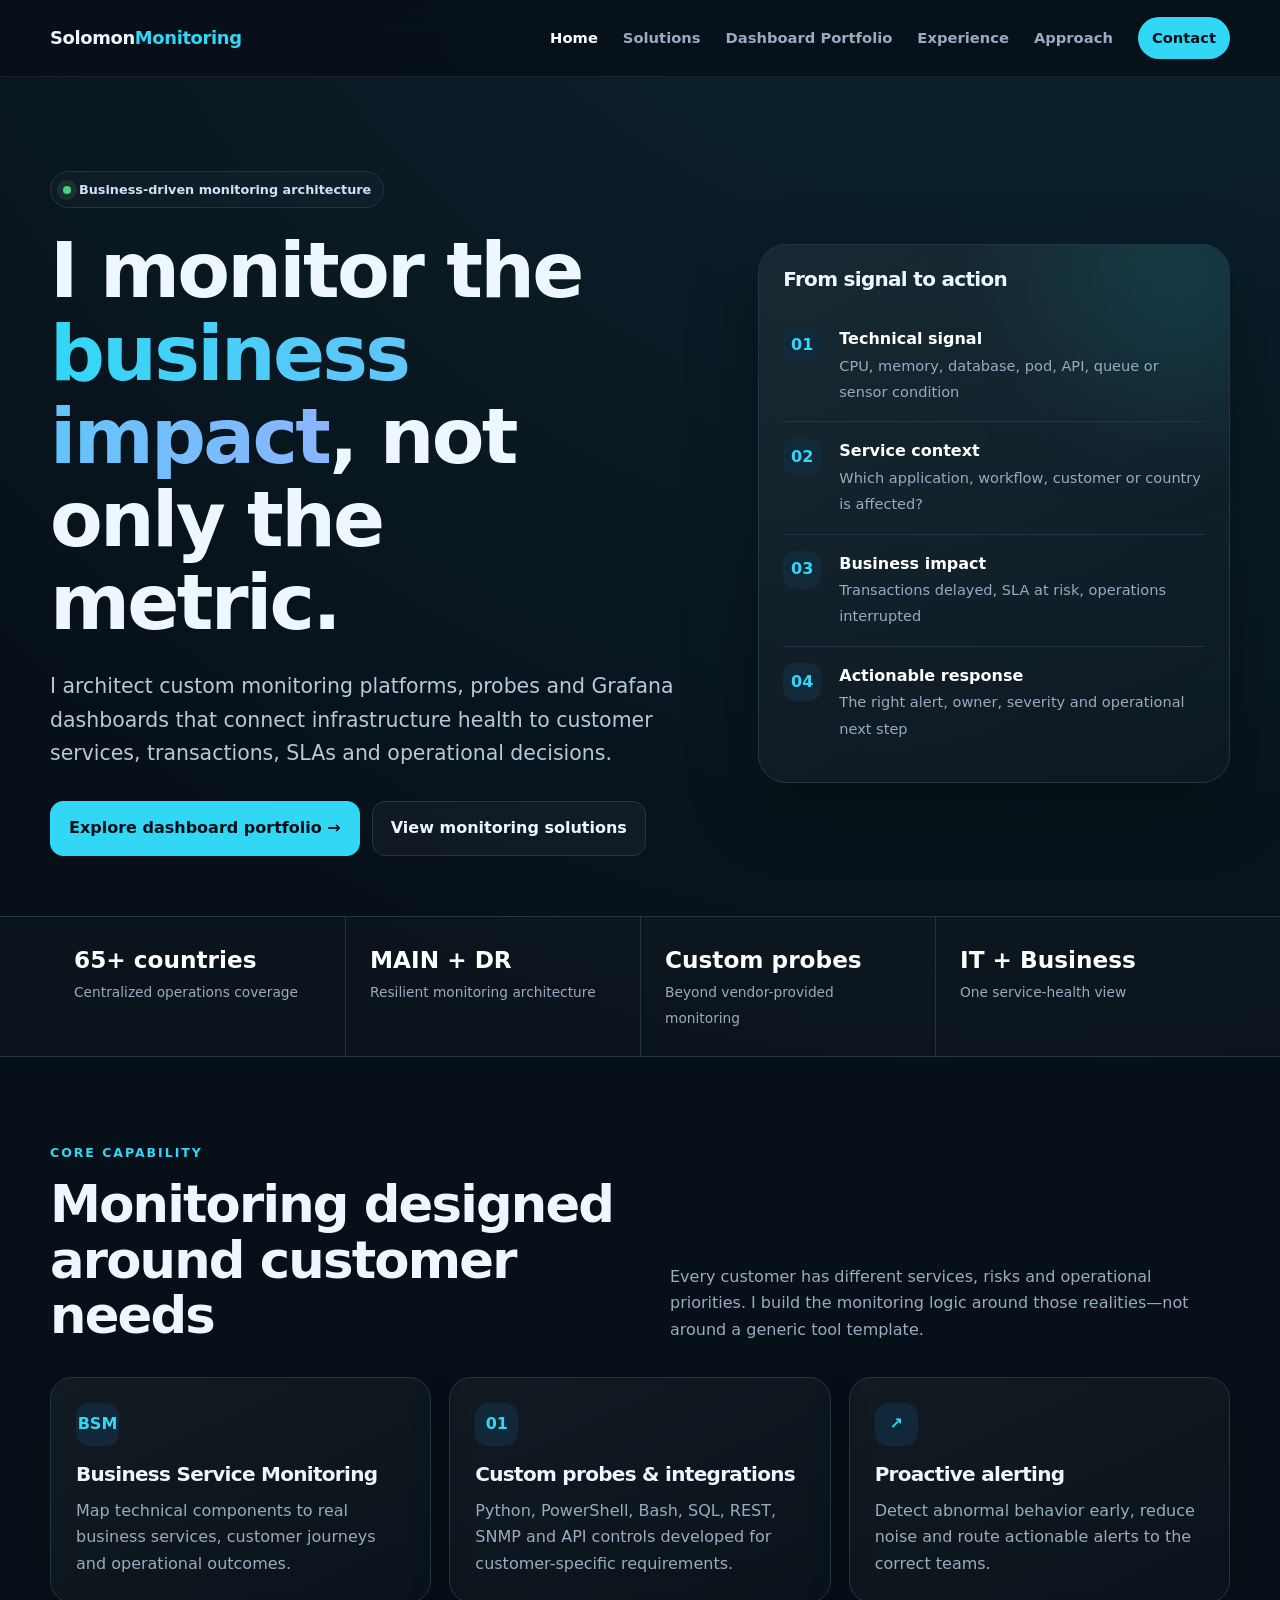
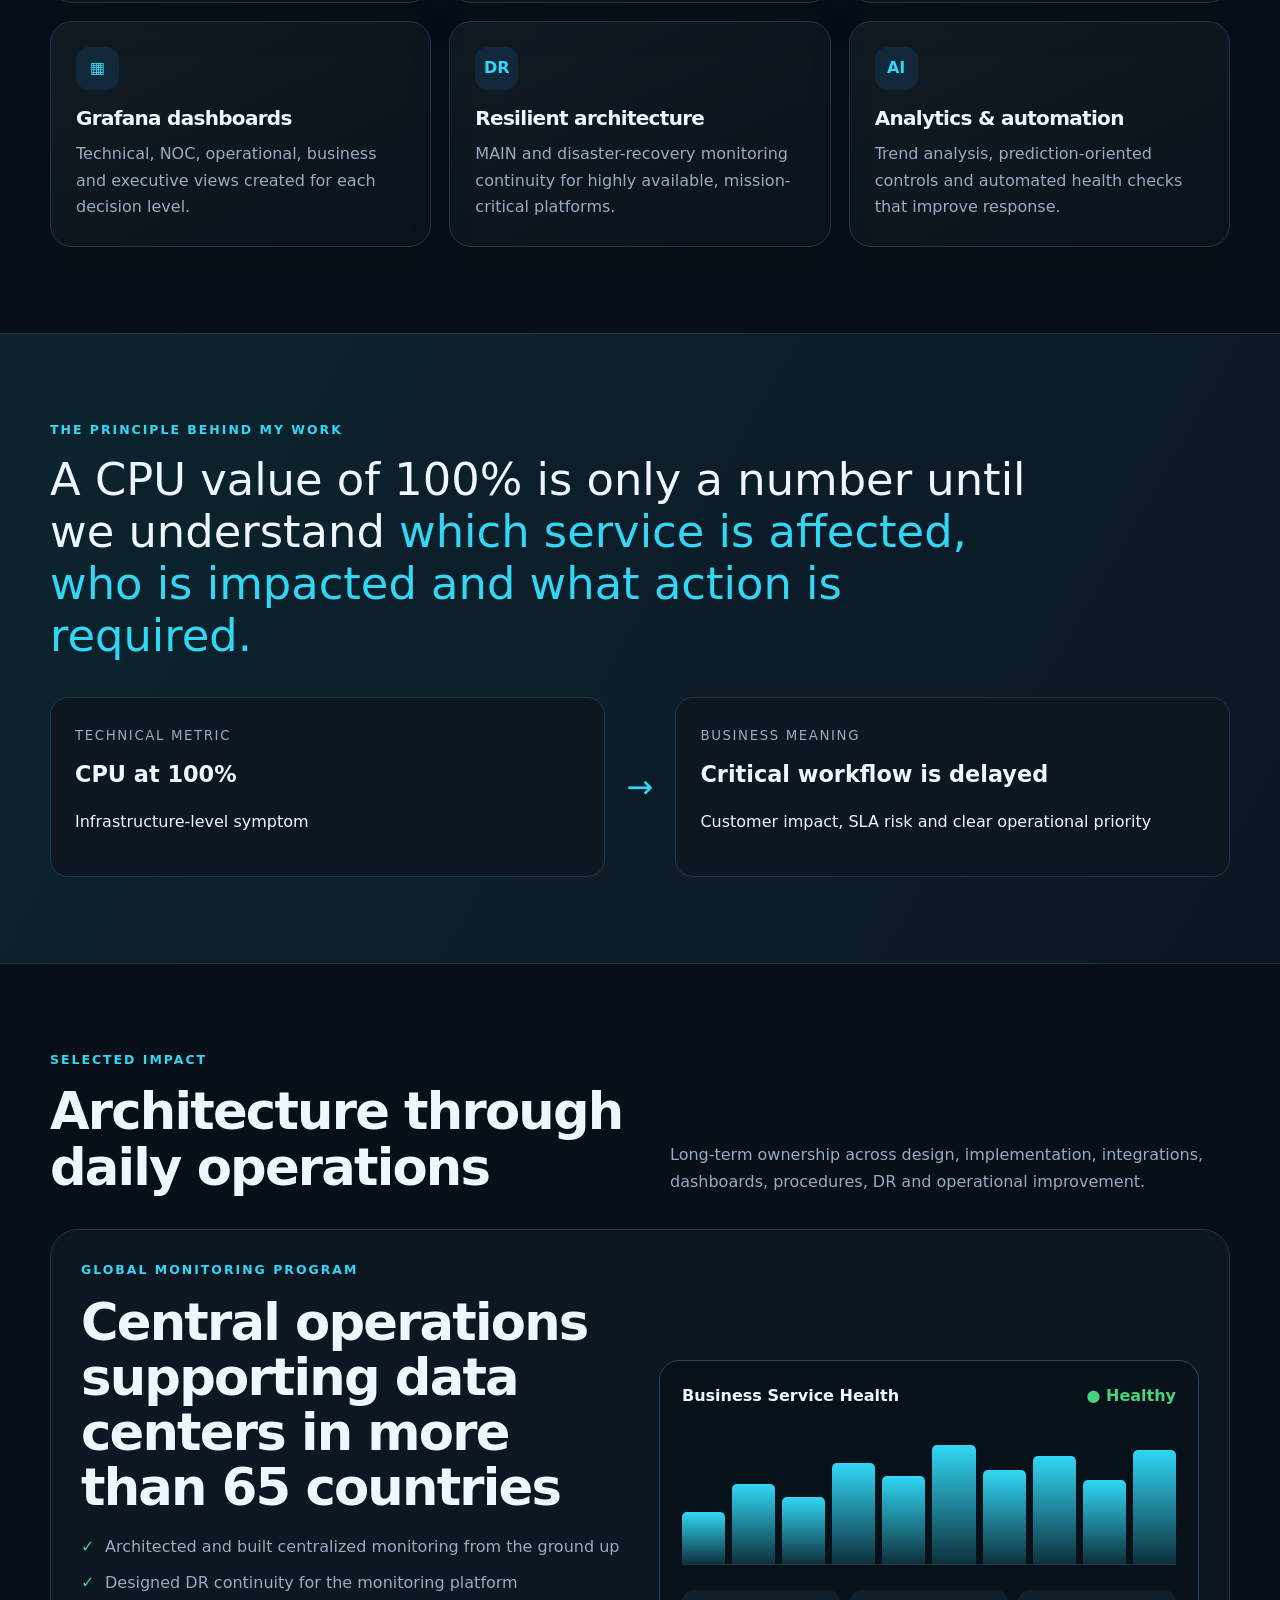
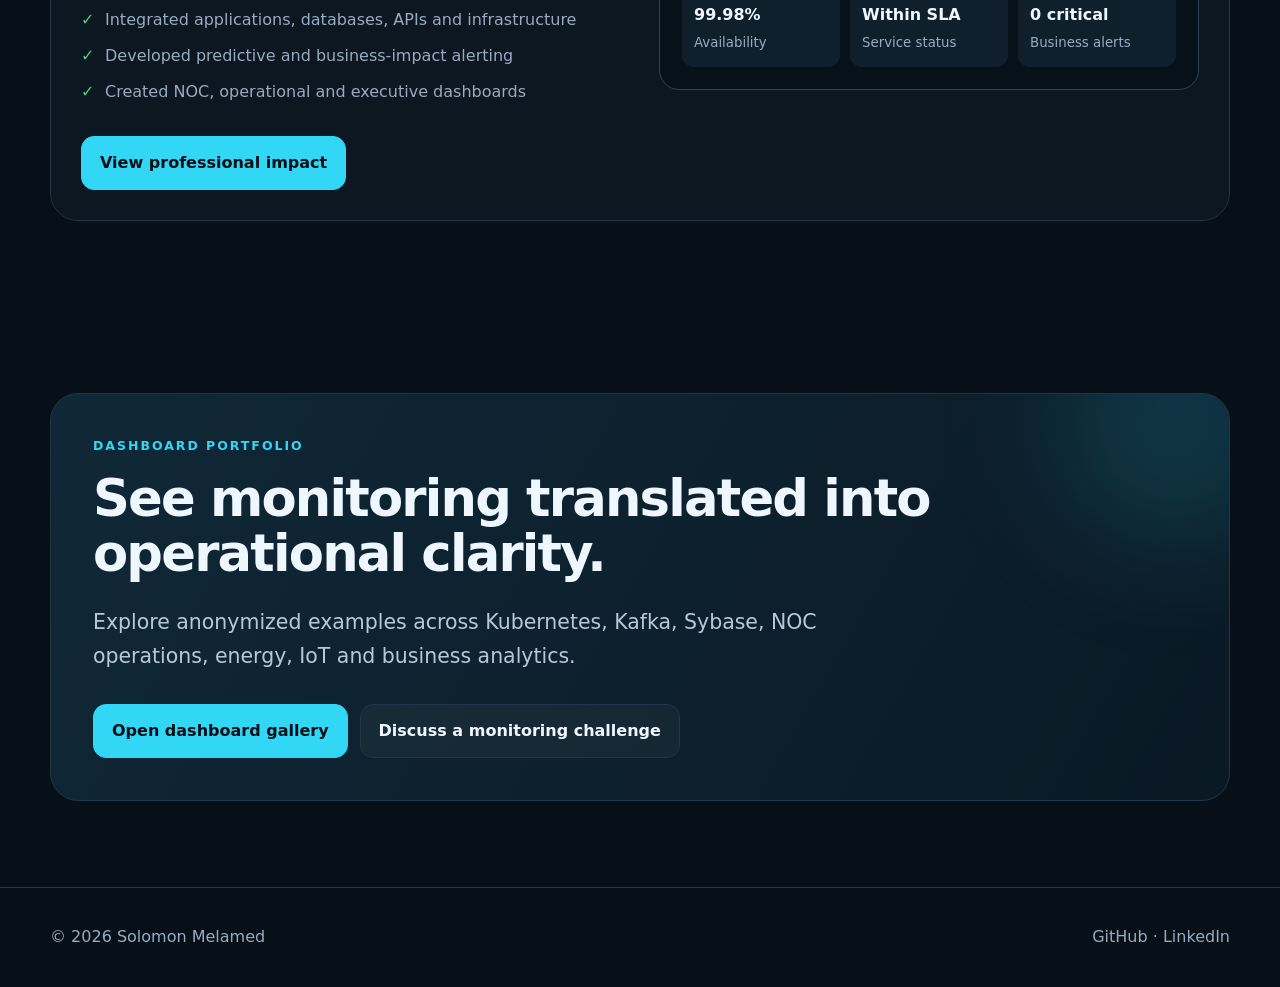
<file: index.html>
<!doctype html><html lang="en"><head><meta charset="utf-8"><meta name="viewport" content="width=device-width,initial-scale=1"><title>Business-Driven Monitoring & Grafana Dashboards | Solomon Melamed</title><meta name="description" content="Custom monitoring, observability, Grafana dashboards, BSM and business-impact alerting for mission-critical environments."><link rel="canonical" href="https://solomon-melamed-monitoring.github.io/"><link rel="stylesheet" href="styles.css"><script type="application/ld+json">{"@context":"https://schema.org","@type":"Person","name":"Solomon Melamed","url":"https://solomon-melamed-monitoring.github.io","jobTitle":"Monitoring and Observability Leader","sameAs":["https://www.linkedin.com/in/solomon-melamed-monitoring/","https://github.com/solomon-melamed-monitoring"],"knowsAbout":["Business Service Monitoring","Grafana","Observability","Kubernetes","Kafka","Database Monitoring"]}</script></head><body><a class="skip" href="#main">Skip to content</a><header class="site-header"><nav class="nav wrap"><a class="brand" href="index.html">Solomon<span>Monitoring</span></a><button class="menu" aria-label="Open menu" aria-expanded="false">☰</button><div class="nav-links"><a aria-current="page" href="index.html">Home</a><a href="services.html">Solutions</a><a href="projects.html">Dashboard Portfolio</a><a href="experience.html">Experience</a><a href="insights.html">Approach</a><a class="nav-cta" href="contact.html">Contact</a></div></nav></header><main id="main"><section class="hero"><div class="wrap hero-grid"><div><div class="kicker"><span class="pulse"></span> Business-driven monitoring architecture</div><h1>I monitor the <span class="gradient">business impact</span>, not only the metric.</h1><p class="lead">I architect custom monitoring platforms, probes and Grafana dashboards that connect infrastructure health to customer services, transactions, SLAs and operational decisions.</p><div class="actions"><a class="btn primary" href="projects.html">Explore dashboard portfolio →</a><a class="btn secondary" href="services.html">View monitoring solutions</a></div></div><aside class="impact-map"><h3>From signal to action</h3><div class="flow-step"><b>01</b><div><strong>Technical signal</strong><span>CPU, memory, database, pod, API, queue or sensor condition</span></div></div><div class="flow-step"><b>02</b><div><strong>Service context</strong><span>Which application, workflow, customer or country is affected?</span></div></div><div class="flow-step"><b>03</b><div><strong>Business impact</strong><span>Transactions delayed, SLA at risk, operations interrupted</span></div></div><div class="flow-step"><b>04</b><div><strong>Actionable response</strong><span>The right alert, owner, severity and operational next step</span></div></div></aside></div></section><div class="trust"><div class="wrap trust-grid"><div class="trust-item"><strong>65+ countries</strong><span>Centralized operations coverage</span></div><div class="trust-item"><strong>MAIN + DR</strong><span>Resilient monitoring architecture</span></div><div class="trust-item"><strong>Custom probes</strong><span>Beyond vendor-provided monitoring</span></div><div class="trust-item"><strong>IT + Business</strong><span>One service-health view</span></div></div></div><section><div class="wrap"><div class="section-head"><div><div class="eyebrow">Core capability</div><h2>Monitoring designed around customer needs</h2></div><p>Every customer has different services, risks and operational priorities. I build the monitoring logic around those realities—not around a generic tool template.</p></div><div class="grid-3"><article class="card"><div class="icon">BSM</div><h3>Business Service Monitoring</h3><p>Map technical components to real business services, customer journeys and operational outcomes.</p></article><article class="card"><div class="icon">01</div><h3>Custom probes & integrations</h3><p>Python, PowerShell, Bash, SQL, REST, SNMP and API controls developed for customer-specific requirements.</p></article><article class="card"><div class="icon">↗</div><h3>Proactive alerting</h3><p>Detect abnormal behavior early, reduce noise and route actionable alerts to the correct teams.</p></article><article class="card"><div class="icon">▦</div><h3>Grafana dashboards</h3><p>Technical, NOC, operational, business and executive views created for each decision level.</p></article><article class="card"><div class="icon">DR</div><h3>Resilient architecture</h3><p>MAIN and disaster-recovery monitoring continuity for highly available, mission-critical platforms.</p></article><article class="card"><div class="icon">AI</div><h3>Analytics & automation</h3><p>Trend analysis, prediction-oriented controls and automated health checks that improve response.</p></article></div></div></section><section class="business-band"><div class="wrap"><div class="eyebrow">The principle behind my work</div><p class="business-quote">A CPU value of 100% is only a number until we understand <em>which service is affected, who is impacted and what action is required.</em></p><div class="comparison"><div class="compare-box"><small>Technical metric</small><strong>CPU at 100%</strong><p>Infrastructure-level symptom</p></div><div class="arrow">→</div><div class="compare-box"><small>Business meaning</small><strong>Critical workflow is delayed</strong><p>Customer impact, SLA risk and clear operational priority</p></div></div></div></section><section><div class="wrap"><div class="section-head"><div><div class="eyebrow">Selected impact</div><h2>Architecture through daily operations</h2></div><p>Long-term ownership across design, implementation, integrations, dashboards, procedures, DR and operational improvement.</p></div><div class="project-feature"><div><div class="eyebrow">Global monitoring program</div><h2>Central operations supporting data centers in more than 65 countries</h2><ul><li>Architected and built centralized monitoring from the ground up</li><li>Designed DR continuity for the monitoring platform</li><li>Integrated applications, databases, APIs and infrastructure</li><li>Developed predictive and business-impact alerting</li><li>Created NOC, operational and executive dashboards</li></ul><div class="actions"><a class="btn primary" href="experience.html">View professional impact</a></div></div><div class="mini-dashboard" aria-label="Illustrative business service health dashboard"><div class="mini-top"><strong>Business Service Health</strong><span class="status">● Healthy</span></div><div class="spark"><i style="height:40%"></i><i style="height:62%"></i><i style="height:52%"></i><i style="height:78%"></i><i style="height:68%"></i><i style="height:92%"></i><i style="height:73%"></i><i style="height:84%"></i><i style="height:65%"></i><i style="height:88%"></i></div><div class="mini-metrics"><div><strong>99.98%</strong><small>Availability</small></div><div><strong>Within SLA</strong><small>Service status</small></div><div><strong>0 critical</strong><small>Business alerts</small></div></div></div></div></section><section><div class="wrap cta"><div class="eyebrow">Dashboard portfolio</div><h2>See monitoring translated into operational clarity.</h2><p class="lead">Explore anonymized examples across Kubernetes, Kafka, Sybase, NOC operations, energy, IoT and business analytics.</p><div class="actions"><a class="btn primary" href="projects.html">Open dashboard gallery</a><a class="btn secondary" href="contact.html">Discuss a monitoring challenge</a></div></div></section></main><footer class="site-footer"><div class="wrap footer-row"><span>© <span data-year></span> Solomon Melamed</span><span><a href="https://github.com/solomon-melamed-monitoring">GitHub</a> · <a href="https://www.linkedin.com/in/solomon-melamed-monitoring/">LinkedIn</a></span></div></footer><script src="site.js"></script></body></html>
</file>
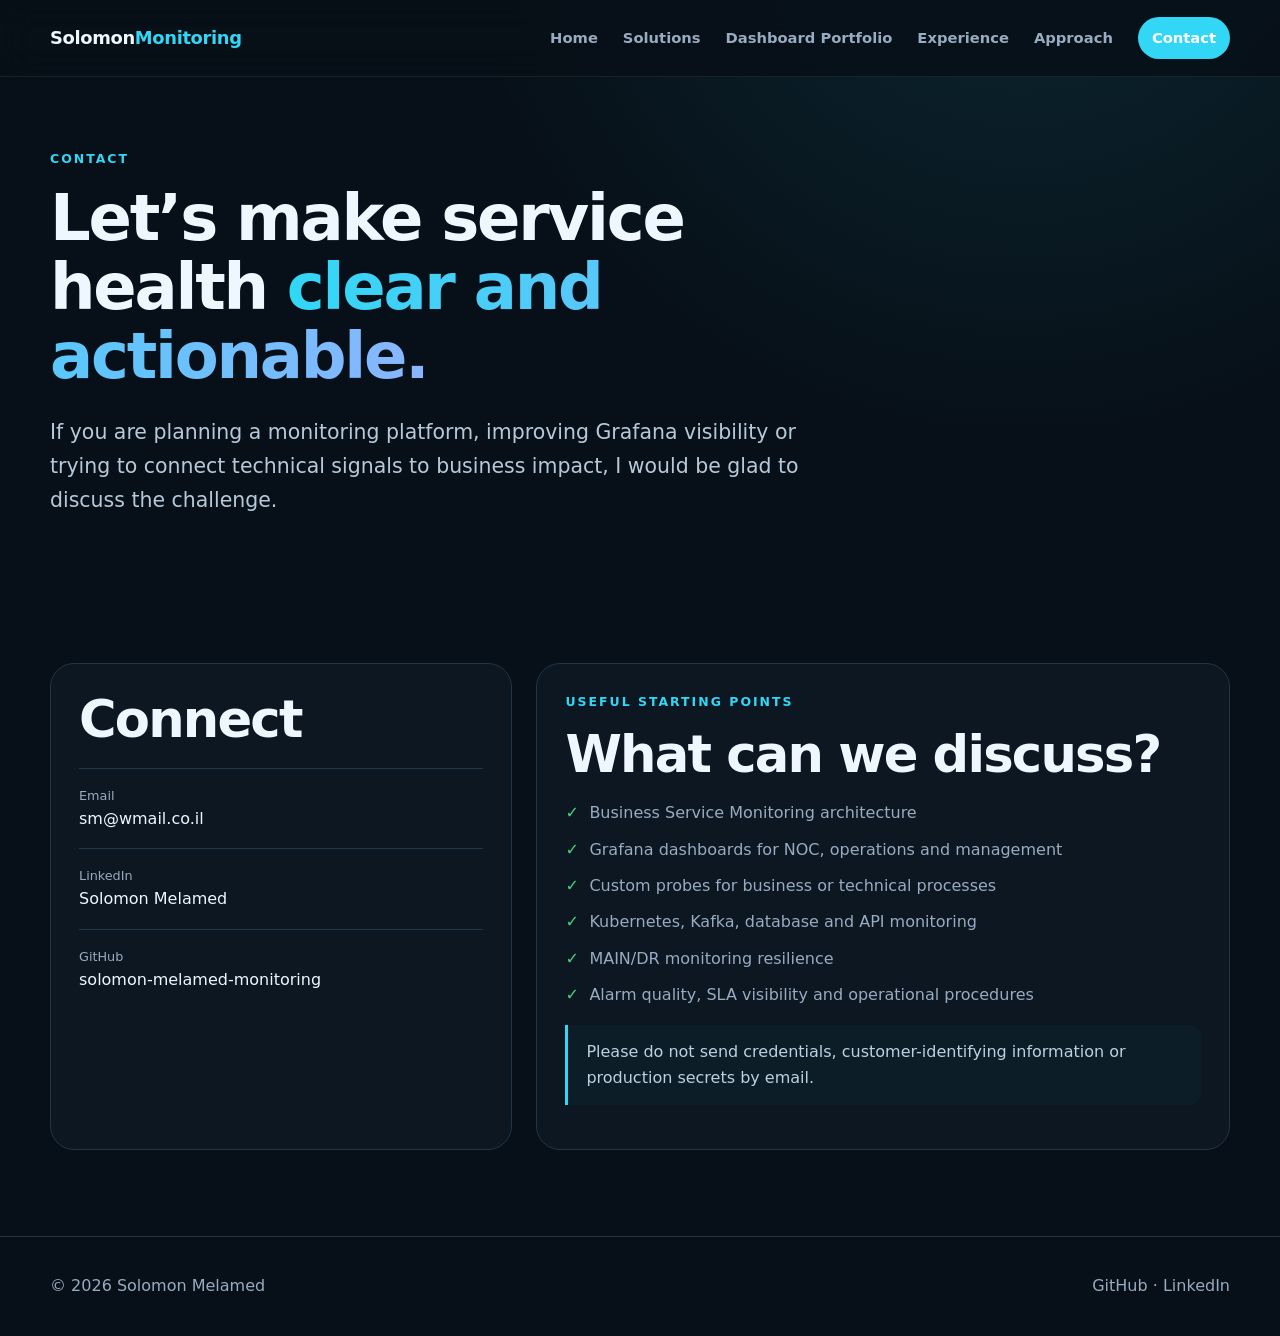
<file: contact.html>
<!doctype html><html lang="en"><head><meta charset="utf-8"><meta name="viewport" content="width=device-width,initial-scale=1"><title>Contact Solomon Melamed | Monitoring & Grafana</title><meta name="description" content="Contact Solomon Melamed about monitoring architecture, Grafana dashboards, observability, BSM and custom probes."><link rel="canonical" href="https://solomon-melamed-monitoring.github.io/contact.html"><link rel="stylesheet" href="styles.css"></head><body><a class="skip" href="#main">Skip to content</a><header class="site-header"><nav class="nav wrap"><a class="brand" href="index.html">Solomon<span>Monitoring</span></a><button class="menu" aria-label="Open menu" aria-expanded="false">☰</button><div class="nav-links"><a href="index.html">Home</a><a href="services.html">Solutions</a><a href="projects.html">Dashboard Portfolio</a><a href="experience.html">Experience</a><a href="insights.html">Approach</a><a class="nav-cta" aria-current="page" href="contact.html">Contact</a></div></nav></header><main id="main"><section class="page-hero"><div class="wrap"><div class="eyebrow">Contact</div><h1>Let’s make service health <span class="gradient">clear and actionable.</span></h1><p class="lead">If you are planning a monitoring platform, improving Grafana visibility or trying to connect technical signals to business impact, I would be glad to discuss the challenge.</p></div></section><section><div class="wrap contact-grid"><div class="contact-panel"><h2>Connect</h2><a class="contact-link" href="mailto:sm@wmail.co.il"><span>Email</span>sm@wmail.co.il</a><a class="contact-link" href="https://www.linkedin.com/in/solomon-melamed-monitoring/"><span>LinkedIn</span>Solomon Melamed</a><a class="contact-link" href="https://github.com/solomon-melamed-monitoring"><span>GitHub</span>solomon-melamed-monitoring</a></div><div class="contact-panel"><div class="eyebrow">Useful starting points</div><h2>What can we discuss?</h2><ul class="check-list"><li>Business Service Monitoring architecture</li><li>Grafana dashboards for NOC, operations and management</li><li>Custom probes for business or technical processes</li><li>Kubernetes, Kafka, database and API monitoring</li><li>MAIN/DR monitoring resilience</li><li>Alarm quality, SLA visibility and operational procedures</li></ul><p class="notice">Please do not send credentials, customer-identifying information or production secrets by email.</p></div></div></section></main><footer class="site-footer"><div class="wrap footer-row"><span>© <span data-year></span> Solomon Melamed</span><span><a href="https://github.com/solomon-melamed-monitoring">GitHub</a> · <a href="https://www.linkedin.com/in/solomon-melamed-monitoring/">LinkedIn</a></span></div></footer><script src="site.js"></script></body></html>
</file>
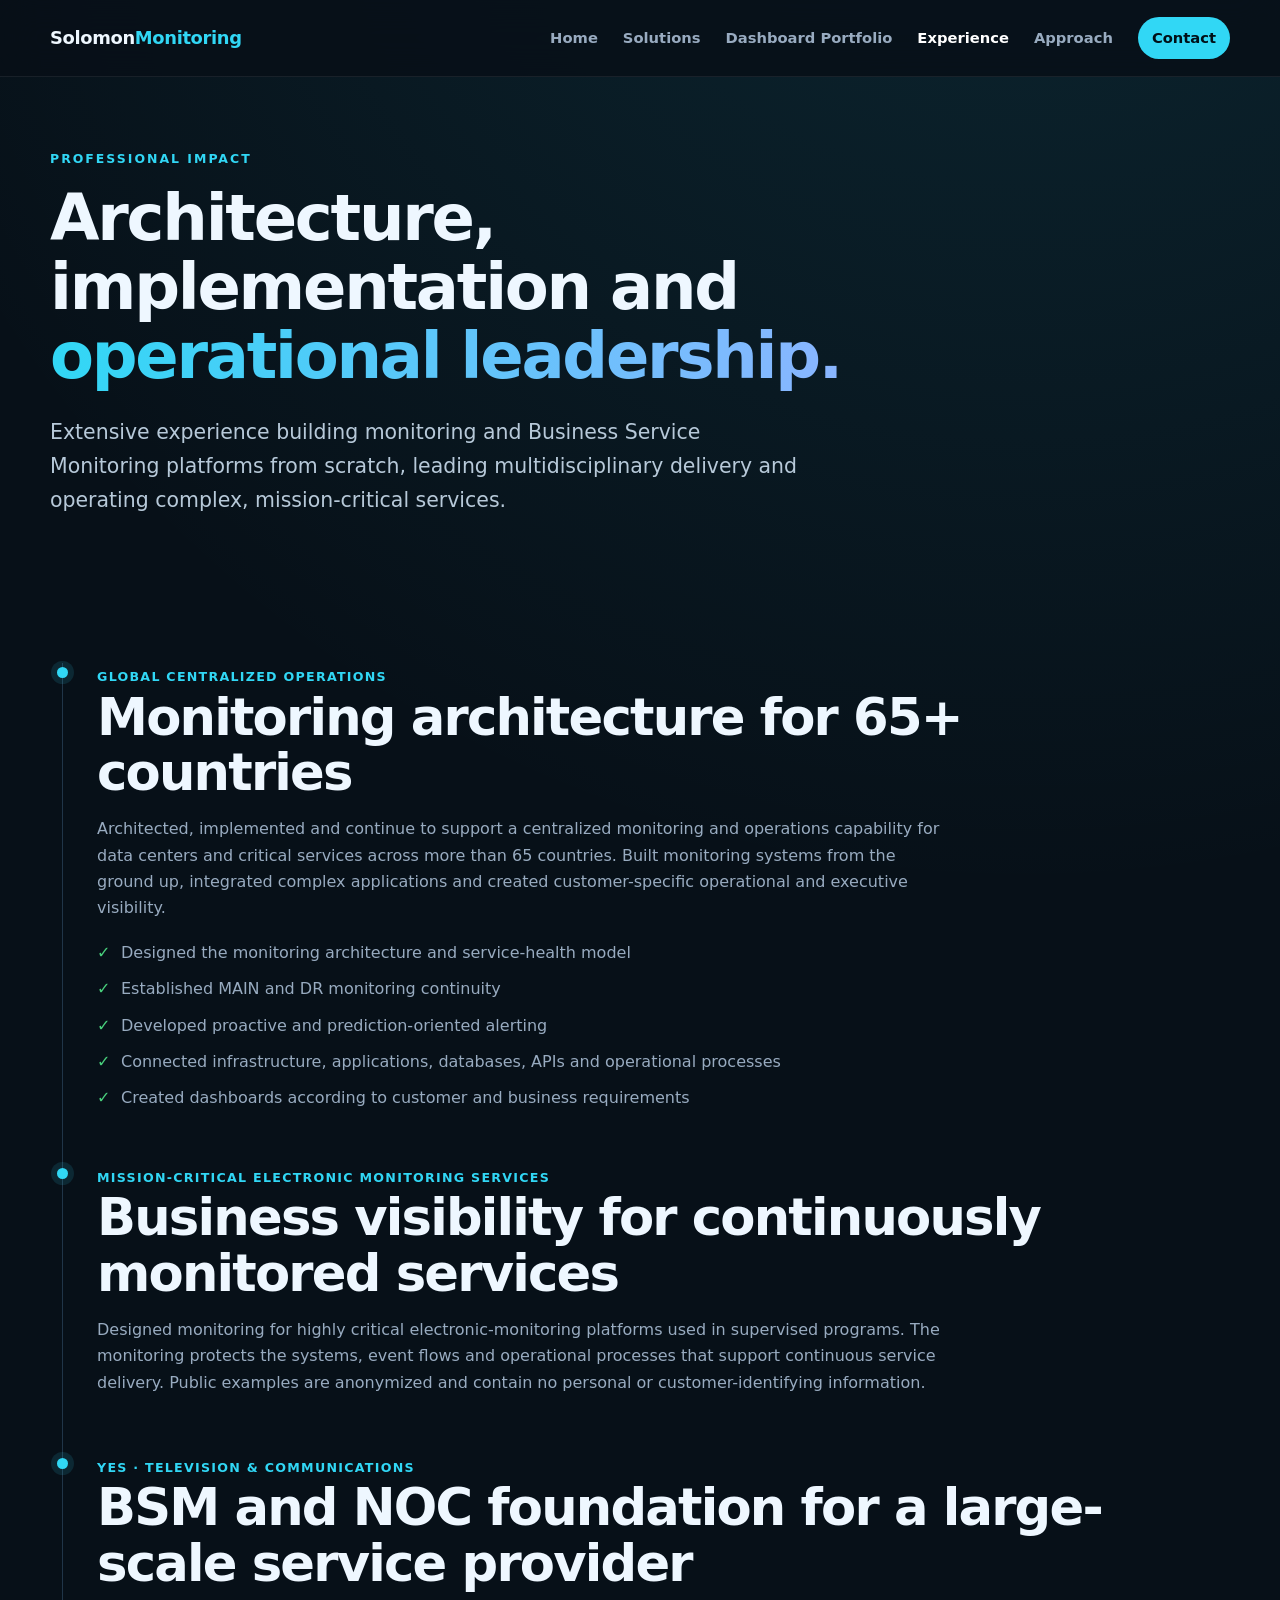
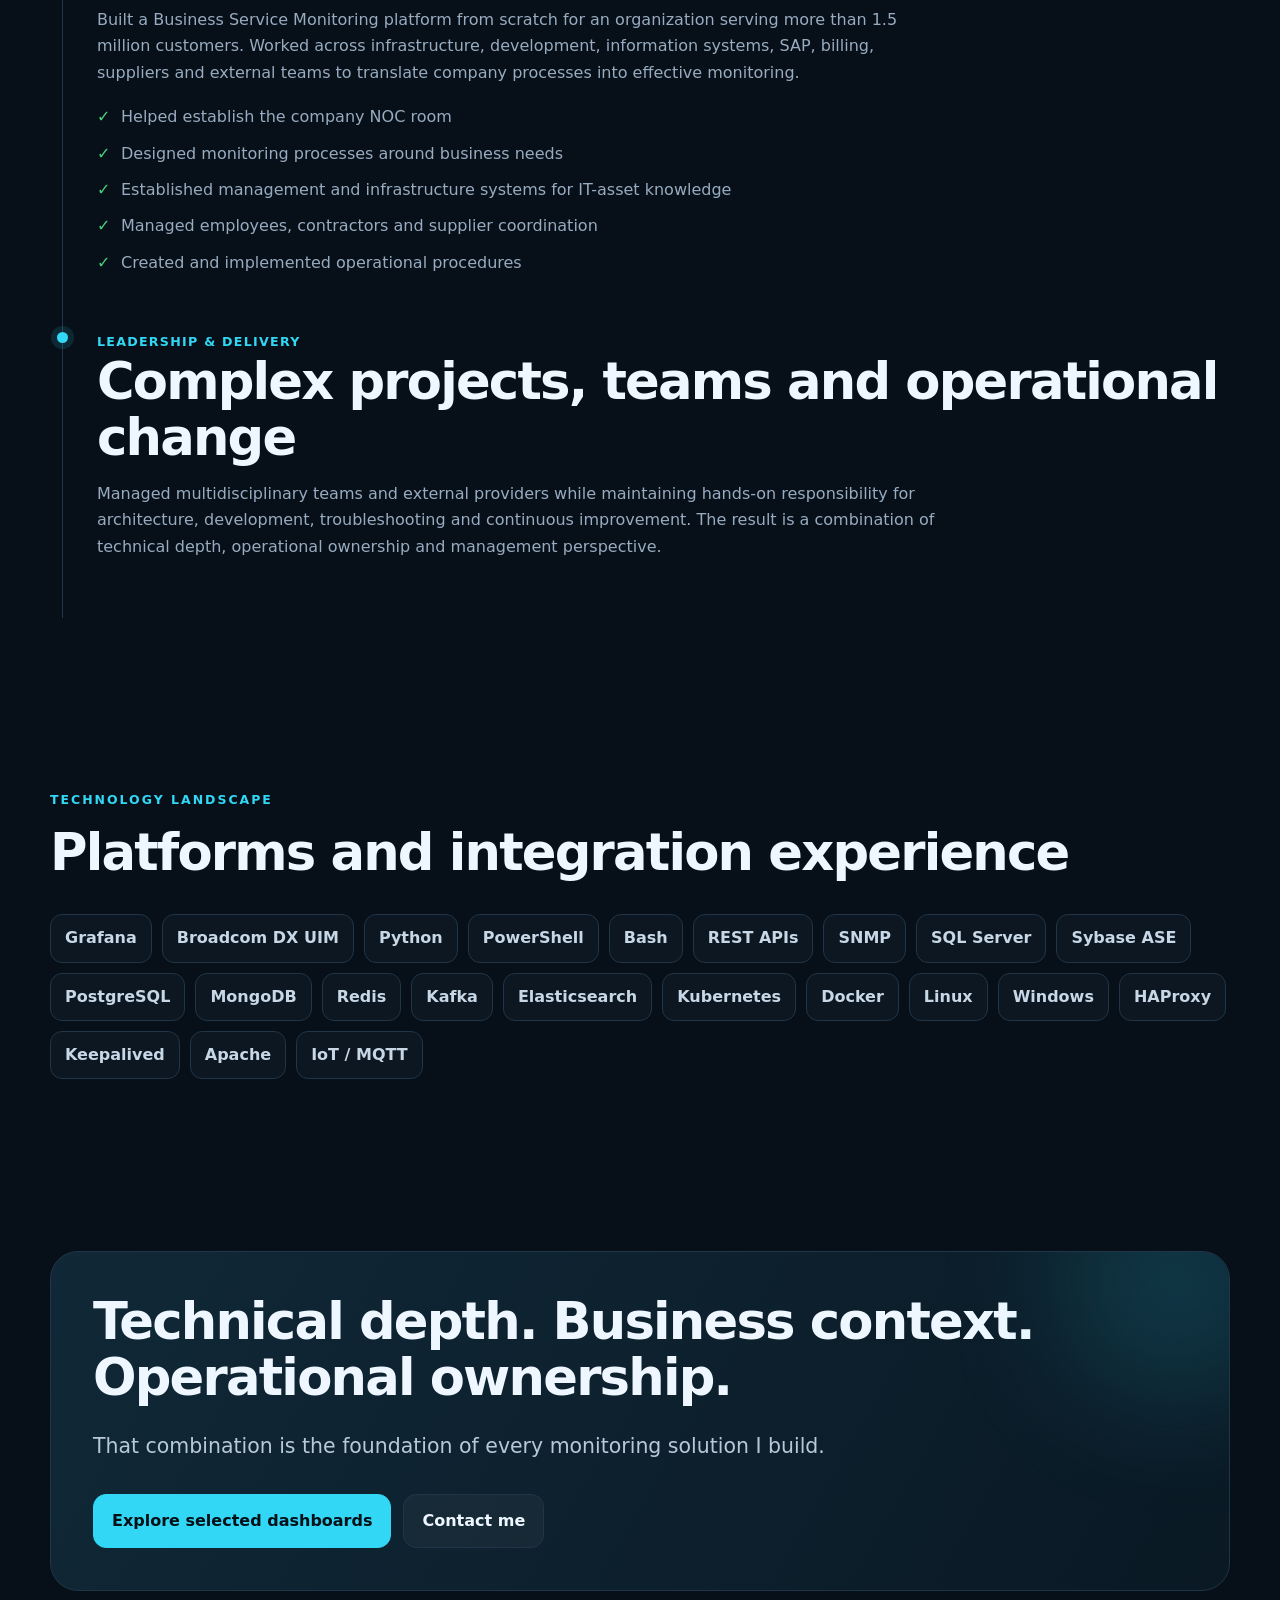
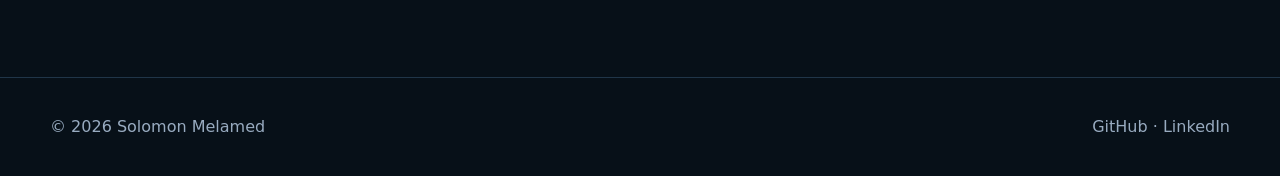
<file: experience.html>
<!doctype html><html lang="en"><head><meta charset="utf-8"><meta name="viewport" content="width=device-width,initial-scale=1"><title>Professional Experience | Solomon Melamed</title><meta name="description" content="Monitoring architecture, BSM, NOC, DR, Grafana and operational leadership experience across global mission-critical environments."><link rel="canonical" href="https://solomon-melamed-monitoring.github.io/experience.html"><link rel="stylesheet" href="styles.css"></head><body><a class="skip" href="#main">Skip to content</a><header class="site-header"><nav class="nav wrap"><a class="brand" href="index.html">Solomon<span>Monitoring</span></a><button class="menu" aria-label="Open menu" aria-expanded="false">☰</button><div class="nav-links"><a href="index.html">Home</a><a href="services.html">Solutions</a><a href="projects.html">Dashboard Portfolio</a><a aria-current="page" href="experience.html">Experience</a><a href="insights.html">Approach</a><a class="nav-cta" href="contact.html">Contact</a></div></nav></header><main id="main"><section class="page-hero"><div class="wrap"><div class="eyebrow">Professional impact</div><h1>Architecture, implementation and <span class="gradient">operational leadership.</span></h1><p class="lead">Extensive experience building monitoring and Business Service Monitoring platforms from scratch, leading multidisciplinary delivery and operating complex, mission-critical services.</p></div></section><section><div class="wrap"><div class="timeline"><article><time>Global centralized operations</time><h2>Monitoring architecture for 65+ countries</h2><p>Architected, implemented and continue to support a centralized monitoring and operations capability for data centers and critical services across more than 65 countries. Built monitoring systems from the ground up, integrated complex applications and created customer-specific operational and executive visibility.</p><ul class="check-list"><li>Designed the monitoring architecture and service-health model</li><li>Established MAIN and DR monitoring continuity</li><li>Developed proactive and prediction-oriented alerting</li><li>Connected infrastructure, applications, databases, APIs and operational processes</li><li>Created dashboards according to customer and business requirements</li></ul></article><article><time>Mission-critical electronic monitoring services</time><h2>Business visibility for continuously monitored services</h2><p>Designed monitoring for highly critical electronic-monitoring platforms used in supervised programs. The monitoring protects the systems, event flows and operational processes that support continuous service delivery. Public examples are anonymized and contain no personal or customer-identifying information.</p></article><article><time>Yes · Television & communications</time><h2>BSM and NOC foundation for a large-scale service provider</h2><p>Built a Business Service Monitoring platform from scratch for an organization serving more than 1.5 million customers. Worked across infrastructure, development, information systems, SAP, billing, suppliers and external teams to translate company processes into effective monitoring.</p><ul class="check-list"><li>Helped establish the company NOC room</li><li>Designed monitoring processes around business needs</li><li>Established management and infrastructure systems for IT-asset knowledge</li><li>Managed employees, contractors and supplier coordination</li><li>Created and implemented operational procedures</li></ul></article><article><time>Leadership & delivery</time><h2>Complex projects, teams and operational change</h2><p>Managed multidisciplinary teams and external providers while maintaining hands-on responsibility for architecture, development, troubleshooting and continuous improvement. The result is a combination of technical depth, operational ownership and management perspective.</p></article></div></div></section><section><div class="wrap"><div class="section-head"><div><div class="eyebrow">Technology landscape</div><h2>Platforms and integration experience</h2></div></div><div class="tech-cloud"><span>Grafana</span><span>Broadcom DX UIM</span><span>Python</span><span>PowerShell</span><span>Bash</span><span>REST APIs</span><span>SNMP</span><span>SQL Server</span><span>Sybase ASE</span><span>PostgreSQL</span><span>MongoDB</span><span>Redis</span><span>Kafka</span><span>Elasticsearch</span><span>Kubernetes</span><span>Docker</span><span>Linux</span><span>Windows</span><span>HAProxy</span><span>Keepalived</span><span>Apache</span><span>IoT / MQTT</span></div></div></section><section><div class="wrap cta"><h2>Technical depth. Business context. Operational ownership.</h2><p class="lead">That combination is the foundation of every monitoring solution I build.</p><div class="actions"><a class="btn primary" href="projects.html">Explore selected dashboards</a><a class="btn secondary" href="contact.html">Contact me</a></div></div></section></main><footer class="site-footer"><div class="wrap footer-row"><span>© <span data-year></span> Solomon Melamed</span><span><a href="https://github.com/solomon-melamed-monitoring">GitHub</a> · <a href="https://www.linkedin.com/in/solomon-melamed-monitoring/">LinkedIn</a></span></div></footer><script src="site.js"></script></body></html>
</file>
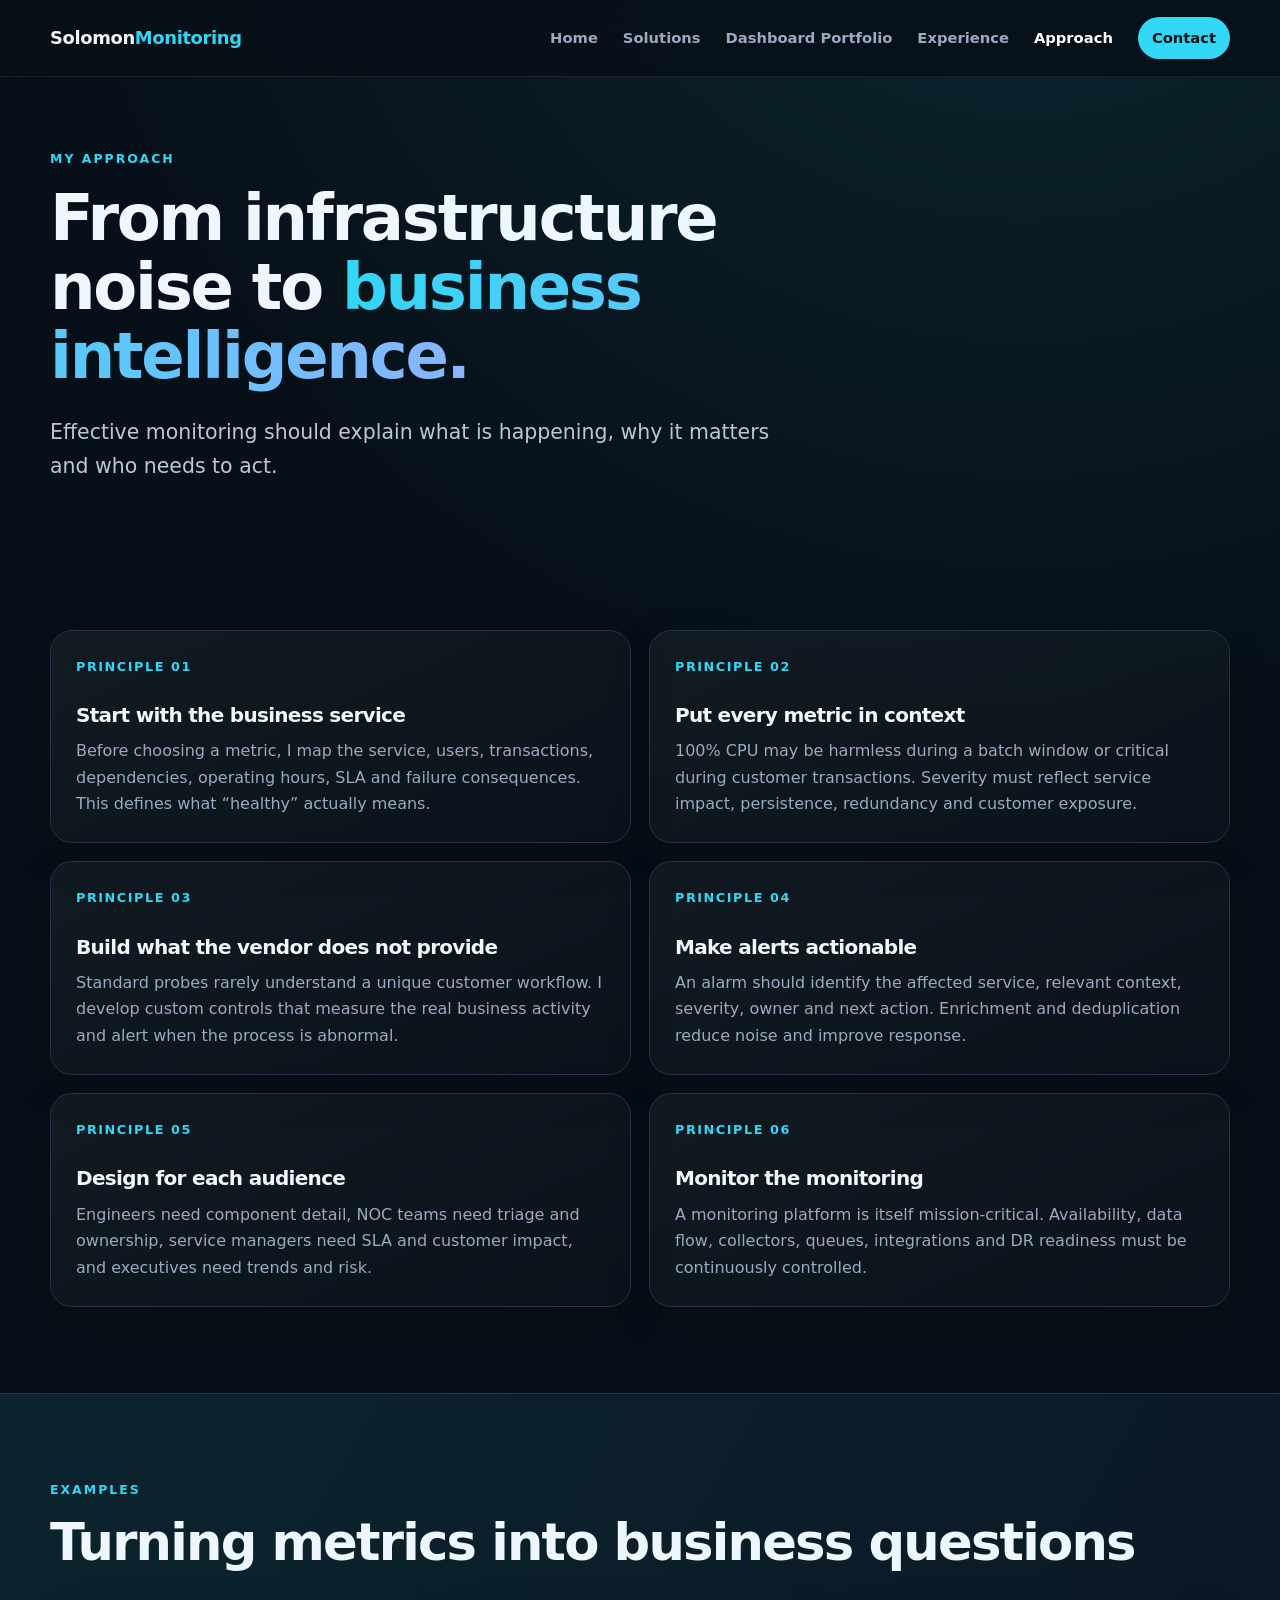
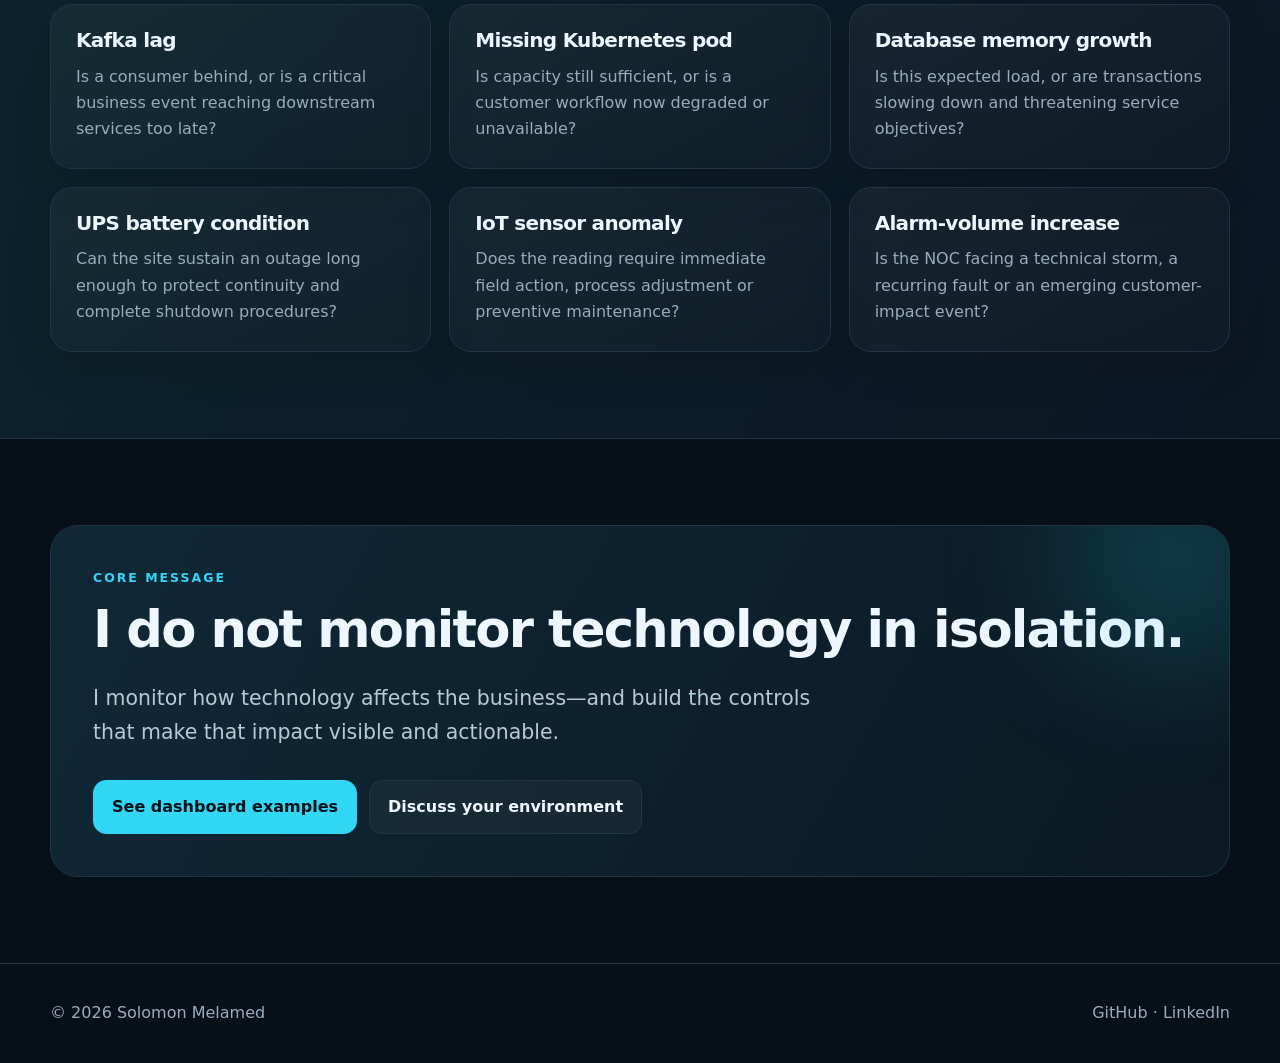
<file: insights.html>
<!doctype html><html lang="en"><head><meta charset="utf-8"><meta name="viewport" content="width=device-width,initial-scale=1"><title>Business-Driven Monitoring Approach | Solomon Melamed</title><meta name="description" content="How technical signals become business-impact monitoring, actionable alerts and role-based dashboards."><link rel="canonical" href="https://solomon-melamed-monitoring.github.io/insights.html"><link rel="stylesheet" href="styles.css"></head><body><a class="skip" href="#main">Skip to content</a><header class="site-header"><nav class="nav wrap"><a class="brand" href="index.html">Solomon<span>Monitoring</span></a><button class="menu" aria-label="Open menu" aria-expanded="false">☰</button><div class="nav-links"><a href="index.html">Home</a><a href="services.html">Solutions</a><a href="projects.html">Dashboard Portfolio</a><a href="experience.html">Experience</a><a aria-current="page" href="insights.html">Approach</a><a class="nav-cta" href="contact.html">Contact</a></div></nav></header><main id="main"><section class="page-hero"><div class="wrap"><div class="eyebrow">My approach</div><h1>From infrastructure noise to <span class="gradient">business intelligence.</span></h1><p class="lead">Effective monitoring should explain what is happening, why it matters and who needs to act.</p></div></section><section><div class="wrap"><div class="grid-2"><article class="card insight-card"><div class="number">PRINCIPLE 01</div><h3>Start with the business service</h3><p>Before choosing a metric, I map the service, users, transactions, dependencies, operating hours, SLA and failure consequences. This defines what “healthy” actually means.</p></article><article class="card insight-card"><div class="number">PRINCIPLE 02</div><h3>Put every metric in context</h3><p>100% CPU may be harmless during a batch window or critical during customer transactions. Severity must reflect service impact, persistence, redundancy and customer exposure.</p></article><article class="card insight-card"><div class="number">PRINCIPLE 03</div><h3>Build what the vendor does not provide</h3><p>Standard probes rarely understand a unique customer workflow. I develop custom controls that measure the real business activity and alert when the process is abnormal.</p></article><article class="card insight-card"><div class="number">PRINCIPLE 04</div><h3>Make alerts actionable</h3><p>An alarm should identify the affected service, relevant context, severity, owner and next action. Enrichment and deduplication reduce noise and improve response.</p></article><article class="card insight-card"><div class="number">PRINCIPLE 05</div><h3>Design for each audience</h3><p>Engineers need component detail, NOC teams need triage and ownership, service managers need SLA and customer impact, and executives need trends and risk.</p></article><article class="card insight-card"><div class="number">PRINCIPLE 06</div><h3>Monitor the monitoring</h3><p>A monitoring platform is itself mission-critical. Availability, data flow, collectors, queues, integrations and DR readiness must be continuously controlled.</p></article></div></div></section><section class="business-band"><div class="wrap"><div class="section-head"><div><div class="eyebrow">Examples</div><h2>Turning metrics into business questions</h2></div></div><div class="grid-3"><article class="card"><h3>Kafka lag</h3><p>Is a consumer behind, or is a critical business event reaching downstream services too late?</p></article><article class="card"><h3>Missing Kubernetes pod</h3><p>Is capacity still sufficient, or is a customer workflow now degraded or unavailable?</p></article><article class="card"><h3>Database memory growth</h3><p>Is this expected load, or are transactions slowing down and threatening service objectives?</p></article><article class="card"><h3>UPS battery condition</h3><p>Can the site sustain an outage long enough to protect continuity and complete shutdown procedures?</p></article><article class="card"><h3>IoT sensor anomaly</h3><p>Does the reading require immediate field action, process adjustment or preventive maintenance?</p></article><article class="card"><h3>Alarm-volume increase</h3><p>Is the NOC facing a technical storm, a recurring fault or an emerging customer-impact event?</p></article></div></div></section><section><div class="wrap cta"><div class="eyebrow">Core message</div><h2>I do not monitor technology in isolation.</h2><p class="lead">I monitor how technology affects the business—and build the controls that make that impact visible and actionable.</p><div class="actions"><a class="btn primary" href="projects.html">See dashboard examples</a><a class="btn secondary" href="contact.html">Discuss your environment</a></div></div></section></main><footer class="site-footer"><div class="wrap footer-row"><span>© <span data-year></span> Solomon Melamed</span><span><a href="https://github.com/solomon-melamed-monitoring">GitHub</a> · <a href="https://www.linkedin.com/in/solomon-melamed-monitoring/">LinkedIn</a></span></div></footer><script src="site.js"></script></body></html>
</file>
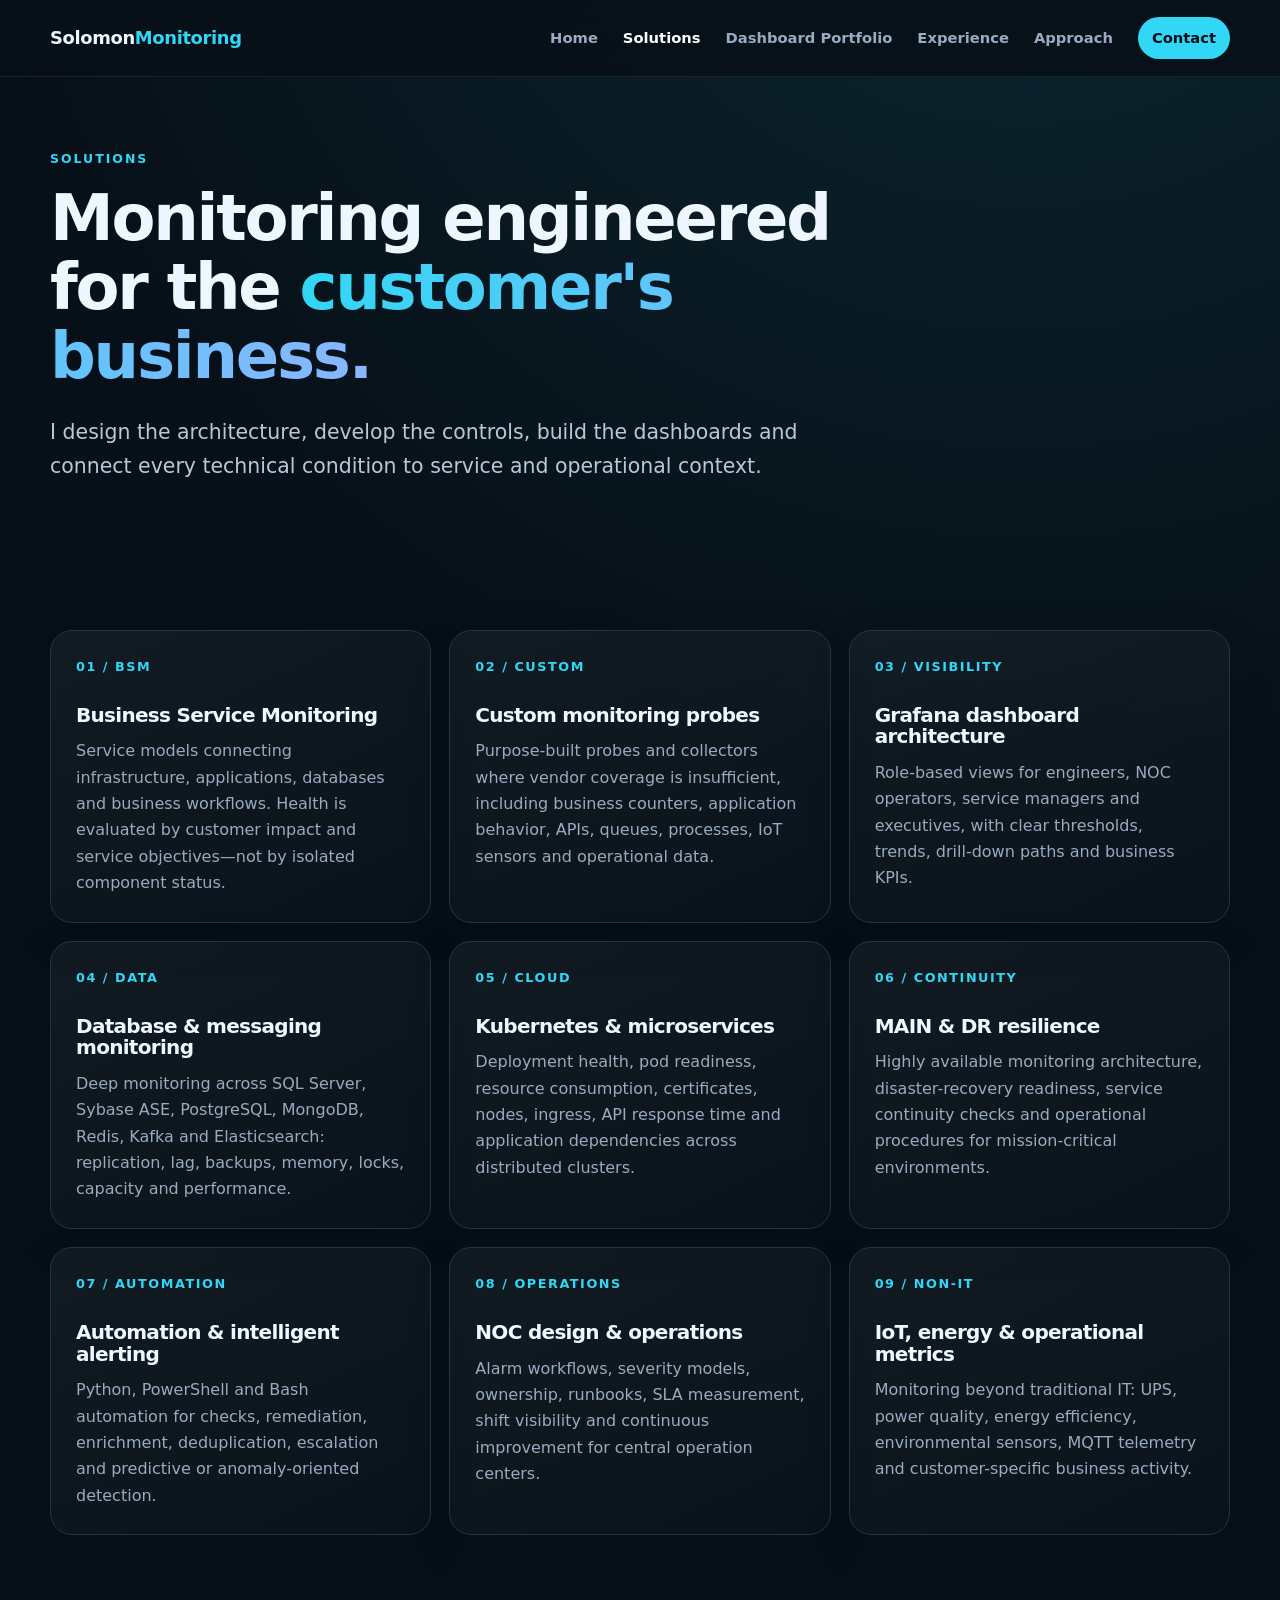
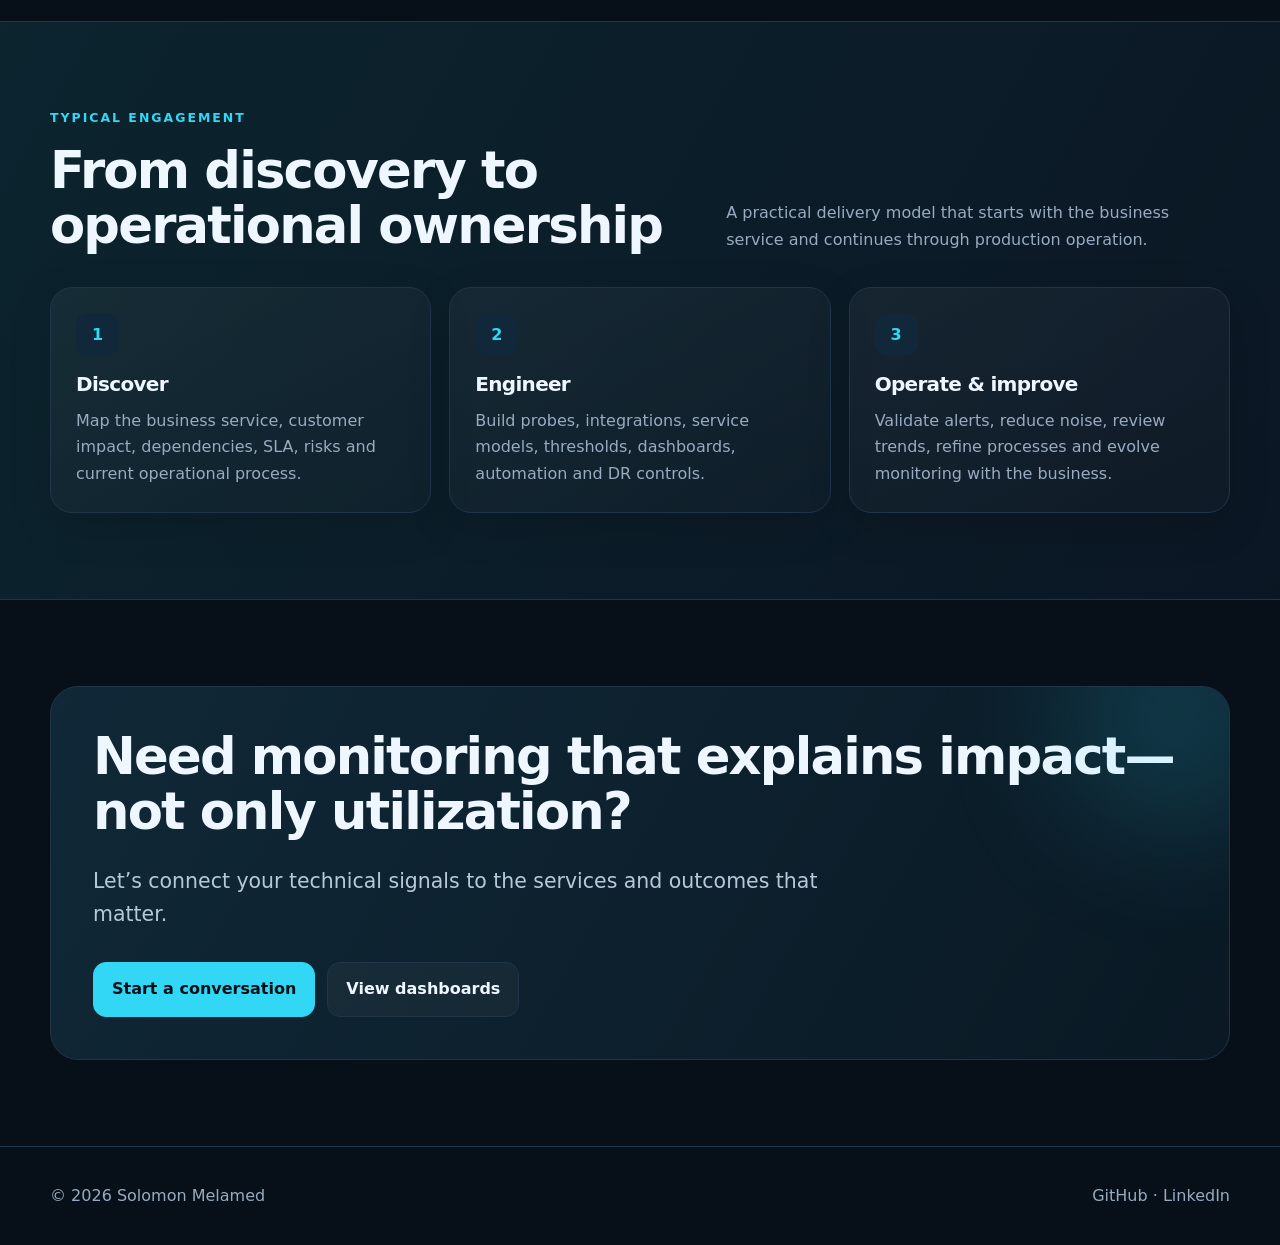
<file: services.html>
<!doctype html><html lang="en"><head><meta charset="utf-8"><meta name="viewport" content="width=device-width,initial-scale=1"><title>Monitoring & Observability Solutions | Solomon Melamed</title><meta name="description" content="Business service monitoring, custom probes, Grafana dashboards, database, Kubernetes, Kafka and DR monitoring architecture."><link rel="canonical" href="https://solomon-melamed-monitoring.github.io/services.html"><link rel="stylesheet" href="styles.css"></head><body><a class="skip" href="#main">Skip to content</a><header class="site-header"><nav class="nav wrap"><a class="brand" href="index.html">Solomon<span>Monitoring</span></a><button class="menu" aria-label="Open menu" aria-expanded="false">☰</button><div class="nav-links"><a href="index.html">Home</a><a aria-current="page" href="services.html">Solutions</a><a href="projects.html">Dashboard Portfolio</a><a href="experience.html">Experience</a><a href="insights.html">Approach</a><a class="nav-cta" href="contact.html">Contact</a></div></nav></header><main id="main"><section class="page-hero"><div class="wrap"><div class="eyebrow">Solutions</div><h1>Monitoring engineered for the <span class="gradient">customer's business.</span></h1><p class="lead">I design the architecture, develop the controls, build the dashboards and connect every technical condition to service and operational context.</p></div></section><section><div class="wrap"><div class="grid-3"><article class="card"><div class="number">01 / BSM</div><h3>Business Service Monitoring</h3><p>Service models connecting infrastructure, applications, databases and business workflows. Health is evaluated by customer impact and service objectives—not by isolated component status.</p></article><article class="card"><div class="number">02 / CUSTOM</div><h3>Custom monitoring probes</h3><p>Purpose-built probes and collectors where vendor coverage is insufficient, including business counters, application behavior, APIs, queues, processes, IoT sensors and operational data.</p></article><article class="card"><div class="number">03 / VISIBILITY</div><h3>Grafana dashboard architecture</h3><p>Role-based views for engineers, NOC operators, service managers and executives, with clear thresholds, trends, drill-down paths and business KPIs.</p></article><article class="card"><div class="number">04 / DATA</div><h3>Database & messaging monitoring</h3><p>Deep monitoring across SQL Server, Sybase ASE, PostgreSQL, MongoDB, Redis, Kafka and Elasticsearch: replication, lag, backups, memory, locks, capacity and performance.</p></article><article class="card"><div class="number">05 / CLOUD</div><h3>Kubernetes & microservices</h3><p>Deployment health, pod readiness, resource consumption, certificates, nodes, ingress, API response time and application dependencies across distributed clusters.</p></article><article class="card"><div class="number">06 / CONTINUITY</div><h3>MAIN & DR resilience</h3><p>Highly available monitoring architecture, disaster-recovery readiness, service continuity checks and operational procedures for mission-critical environments.</p></article><article class="card"><div class="number">07 / AUTOMATION</div><h3>Automation & intelligent alerting</h3><p>Python, PowerShell and Bash automation for checks, remediation, enrichment, deduplication, escalation and predictive or anomaly-oriented detection.</p></article><article class="card"><div class="number">08 / OPERATIONS</div><h3>NOC design & operations</h3><p>Alarm workflows, severity models, ownership, runbooks, SLA measurement, shift visibility and continuous improvement for central operation centers.</p></article><article class="card"><div class="number">09 / NON-IT</div><h3>IoT, energy & operational metrics</h3><p>Monitoring beyond traditional IT: UPS, power quality, energy efficiency, environmental sensors, MQTT telemetry and customer-specific business activity.</p></article></div></div></section><section class="business-band"><div class="wrap"><div class="section-head"><div><div class="eyebrow">Typical engagement</div><h2>From discovery to operational ownership</h2></div><p>A practical delivery model that starts with the business service and continues through production operation.</p></div><div class="grid-3"><article class="card"><div class="icon">1</div><h3>Discover</h3><p>Map the business service, customer impact, dependencies, SLA, risks and current operational process.</p></article><article class="card"><div class="icon">2</div><h3>Engineer</h3><p>Build probes, integrations, service models, thresholds, dashboards, automation and DR controls.</p></article><article class="card"><div class="icon">3</div><h3>Operate & improve</h3><p>Validate alerts, reduce noise, review trends, refine processes and evolve monitoring with the business.</p></article></div></div></section><section><div class="wrap cta"><h2>Need monitoring that explains impact—not only utilization?</h2><p class="lead">Let’s connect your technical signals to the services and outcomes that matter.</p><div class="actions"><a class="btn primary" href="contact.html">Start a conversation</a><a class="btn secondary" href="projects.html">View dashboards</a></div></div></section></main><footer class="site-footer"><div class="wrap footer-row"><span>© <span data-year></span> Solomon Melamed</span><span><a href="https://github.com/solomon-melamed-monitoring">GitHub</a> · <a href="https://www.linkedin.com/in/solomon-melamed-monitoring/">LinkedIn</a></span></div></footer><script src="site.js"></script></body></html>
</file>
<file: styles.css>
:root{--bg:#071018;--panel:#0c1722;--panel2:#101e2b;--ink:#eef7ff;--muted:#98abc0;--line:#203548;--cyan:#31d7f5;--blue:#5b8cff;--green:#49d17d;--amber:#ffbd59;--red:#ff657a;--radius:22px;--shadow:0 24px 70px rgba(0,0,0,.28)}*{box-sizing:border-box}html{scroll-behavior:smooth}body{margin:0;background:radial-gradient(circle at 80% -10%,rgba(49,215,245,.12),transparent 32%),var(--bg);color:var(--ink);font-family:Inter,ui-sans-serif,system-ui,-apple-system,"Segoe UI",sans-serif;font-size:16px;line-height:1.65}a{color:inherit}img{max-width:100%;display:block}.wrap{width:min(1180px,calc(100% - 40px));margin:auto}.skip{position:absolute;left:-999px;top:10px;background:#fff;color:#000;padding:10px;z-index:99}.skip:focus{left:10px}.site-header{position:sticky;top:0;z-index:50;background:rgba(7,16,24,.86);backdrop-filter:blur(18px);border-bottom:1px solid rgba(255,255,255,.07)}.nav{height:76px;display:flex;align-items:center;justify-content:space-between;gap:20px}.brand{text-decoration:none;font-weight:850;letter-spacing:-.02em;font-size:1.12rem}.brand span{color:var(--cyan)}.nav-links{display:flex;align-items:center;gap:25px}.nav-links a{text-decoration:none;color:var(--muted);font-size:.92rem;font-weight:650}.nav-links a:hover,.nav-links a[aria-current=page]{color:#fff}.nav-links .nav-cta{color:#001018;background:var(--cyan);padding:9px 14px;border-radius:999px}.menu{display:none;background:none;border:1px solid var(--line);color:#fff;border-radius:10px;padding:7px 10px;font-size:1.15rem}.hero{padding:94px 0 60px}.hero-grid{display:grid;grid-template-columns:1.15fr .85fr;gap:70px;align-items:center}.eyebrow{color:var(--cyan);font-size:.78rem;text-transform:uppercase;letter-spacing:.16em;font-weight:850;margin-bottom:14px}.kicker{display:inline-flex;align-items:center;gap:8px;border:1px solid var(--line);background:rgba(255,255,255,.025);color:#cce3f7;border-radius:999px;padding:7px 12px;font-size:.8rem;font-weight:700;margin-bottom:22px}.pulse{width:8px;height:8px;border-radius:50%;background:var(--green);box-shadow:0 0 0 6px rgba(73,209,125,.12)}h1,h2,h3{line-height:1.08;letter-spacing:-.035em;margin:0}h1{font-size:clamp(2.7rem,6vw,5.4rem);max-width:850px}.gradient{background:linear-gradient(90deg,var(--cyan),#8ab5ff);-webkit-background-clip:text;background-clip:text;color:transparent}h2{font-size:clamp(2rem,4vw,3.5rem)}h3{font-size:1.25rem}.lead{font-size:clamp(1.05rem,2vw,1.28rem);color:#b7c9d9;max-width:760px;margin:25px 0}.actions{display:flex;flex-wrap:wrap;gap:12px;margin-top:30px}.btn{display:inline-flex;align-items:center;justify-content:center;gap:8px;text-decoration:none;font-weight:800;border-radius:13px;padding:13px 18px;border:1px solid var(--line);transition:.2s ease}.btn:hover{transform:translateY(-2px)}.btn.primary{background:var(--cyan);color:#031018;border-color:var(--cyan)}.btn.secondary{background:rgba(255,255,255,.035)}.impact-map{border:1px solid var(--line);border-radius:28px;background:linear-gradient(145deg,rgba(255,255,255,.055),rgba(255,255,255,.015));box-shadow:var(--shadow);padding:24px;position:relative;overflow:hidden}.impact-map:before{content:"";position:absolute;width:260px;height:260px;border-radius:50%;background:rgba(49,215,245,.11);filter:blur(65px);right:-80px;top:-100px}.impact-map h3{margin-bottom:20px}.flow-step{position:relative;display:grid;grid-template-columns:42px 1fr;gap:14px;align-items:start;padding:16px 0;border-top:1px solid var(--line)}.flow-step:first-of-type{border-top:0}.flow-step b{display:grid;place-items:center;width:38px;height:38px;border-radius:12px;background:#12293a;color:var(--cyan)}.flow-step span{color:var(--muted);font-size:.91rem}.flow-step strong{display:block;color:#fff;font-size:1rem}.trust{border-block:1px solid var(--line);background:rgba(255,255,255,.016)}.trust-grid{display:grid;grid-template-columns:repeat(4,1fr)}.trust-item{padding:24px;border-left:1px solid var(--line)}.trust-item:first-child{border-left:0}.trust-item strong{display:block;font-size:1.45rem;color:#fff}.trust-item span{font-size:.86rem;color:var(--muted)}section{padding:86px 0}.section-head{display:flex;align-items:end;justify-content:space-between;gap:30px;margin-bottom:34px}.section-head p{max-width:560px;color:var(--muted);margin:0}.grid-3,.grid-2{display:grid;gap:18px}.grid-3{grid-template-columns:repeat(3,1fr)}.grid-2{grid-template-columns:repeat(2,1fr)}.card{border:1px solid var(--line);background:linear-gradient(155deg,rgba(255,255,255,.045),rgba(255,255,255,.012));border-radius:var(--radius);padding:25px;box-shadow:0 14px 45px rgba(0,0,0,.12)}.card p{color:var(--muted);margin:12px 0 0}.icon{width:43px;height:43px;border-radius:13px;display:grid;place-items:center;background:#11283a;color:var(--cyan);font-weight:900;margin-bottom:18px}.number{color:var(--cyan);font-size:.8rem;font-weight:900;letter-spacing:.12em;margin-bottom:28px}.business-band{background:linear-gradient(120deg,rgba(49,215,245,.10),rgba(91,140,255,.05));border-block:1px solid var(--line)}.business-quote{font-size:clamp(1.65rem,3.5vw,3rem);line-height:1.16;max-width:1000px;margin:0}.business-quote em{font-style:normal;color:var(--cyan)}.comparison{margin-top:35px;display:grid;grid-template-columns:1fr auto 1fr;gap:22px;align-items:stretch}.compare-box{padding:24px;border:1px solid var(--line);border-radius:18px;background:var(--panel)}.compare-box small{color:var(--muted);text-transform:uppercase;letter-spacing:.12em}.compare-box strong{display:block;font-size:1.4rem;margin-top:8px}.arrow{display:grid;place-items:center;color:var(--cyan);font-size:2rem}.project-feature{display:grid;grid-template-columns:1fr 1fr;gap:38px;align-items:center;padding:30px;border:1px solid var(--line);border-radius:28px;background:var(--panel)}.project-feature ul,.check-list{padding:0;margin:18px 0 0;list-style:none}.project-feature li,.check-list li{color:var(--muted);margin:10px 0;padding-left:24px;position:relative}.project-feature li:before,.check-list li:before{content:"✓";position:absolute;left:0;color:var(--green);font-weight:900}.mini-dashboard{min-height:330px;border-radius:20px;border:1px solid #27465d;background:#07111a;padding:22px;display:flex;flex-direction:column;justify-content:space-between}.mini-top{display:flex;justify-content:space-between}.status{color:var(--green);font-weight:800}.spark{height:130px;display:flex;align-items:end;gap:7px;border-bottom:1px solid var(--line)}.spark i{flex:1;background:linear-gradient(var(--cyan),rgba(49,215,245,.16));border-radius:5px 5px 0 0}.mini-metrics{display:grid;grid-template-columns:repeat(3,1fr);gap:10px}.mini-metrics div{background:#0f202c;border-radius:12px;padding:12px}.mini-metrics strong{display:block}.mini-metrics small{color:var(--muted)}.page-hero{padding:72px 0 35px}.page-hero h1{font-size:clamp(2.5rem,5vw,4.7rem)}.filter-row{display:flex;flex-wrap:wrap;gap:9px;margin:25px 0 35px}.filter{border:1px solid var(--line);background:#0b1721;color:var(--muted);border-radius:999px;padding:9px 14px;font-weight:750;cursor:pointer}.filter:hover,.filter.active{background:var(--cyan);border-color:var(--cyan);color:#021017}.gallery{display:grid;grid-template-columns:repeat(2,1fr);gap:22px}.work-card{border:1px solid var(--line);background:var(--panel);border-radius:22px;overflow:hidden;transition:.2s ease}.work-card:hover{transform:translateY(-3px);border-color:#35566f}.work-image{aspect-ratio:16/9;background:#050a0f;overflow:hidden;cursor:zoom-in}.work-image img{width:100%;height:100%;object-fit:cover}.work-copy{padding:22px}.tags{display:flex;gap:7px;flex-wrap:wrap;margin-bottom:13px}.tag{color:#9fdff0;background:#102a38;border:1px solid #1a4558;border-radius:999px;font-size:.72rem;padding:4px 8px;font-weight:800}.work-copy p{color:var(--muted);margin:10px 0 0}.modal{position:fixed;inset:0;background:rgba(0,0,0,.9);z-index:100;display:none;padding:30px}.modal.open{display:grid;place-items:center}.modal img{max-height:88vh;max-width:94vw;border:1px solid #345;box-shadow:var(--shadow)}.modal button{position:absolute;right:28px;top:20px;background:#fff;color:#000;border:0;border-radius:50%;width:42px;height:42px;font-size:1.3rem;cursor:pointer}.timeline{border-left:1px solid var(--line);margin-left:12px}.timeline article{position:relative;padding:0 0 42px 34px}.timeline article:before{content:"";position:absolute;left:-6px;top:4px;width:11px;height:11px;border-radius:50%;background:var(--cyan);box-shadow:0 0 0 6px rgba(49,215,245,.12)}.timeline time{color:var(--cyan);font-size:.79rem;font-weight:900;letter-spacing:.1em;text-transform:uppercase}.timeline p{color:var(--muted);max-width:850px}.tech-cloud{display:flex;flex-wrap:wrap;gap:10px}.tech-cloud span{border:1px solid var(--line);background:var(--panel);border-radius:12px;padding:10px 14px;color:#c7d7e6;font-weight:700}.insight-card a{display:inline-block;margin-top:15px;color:var(--cyan);font-weight:800;text-decoration:none}.contact-grid{display:grid;grid-template-columns:.8fr 1.2fr;gap:24px}.contact-panel{border:1px solid var(--line);background:var(--panel);border-radius:24px;padding:28px}.contact-link{display:block;text-decoration:none;padding:16px 0;border-top:1px solid var(--line)}.contact-link:first-of-type{margin-top:20px}.contact-link span{display:block;color:var(--muted);font-size:.8rem}.notice{border-left:3px solid var(--cyan);padding:14px 18px;background:#0c1d28;color:#bdd0df;border-radius:0 12px 12px 0}.cta{border:1px solid var(--line);border-radius:28px;padding:42px;background:linear-gradient(120deg,#102837,#0a1924);position:relative;overflow:hidden}.cta:after{content:"";position:absolute;width:240px;height:240px;border-radius:50%;background:rgba(49,215,245,.15);filter:blur(60px);right:-70px;top:-90px}.site-footer{padding:36px 0;border-top:1px solid var(--line);color:var(--muted)}.footer-row{display:flex;justify-content:space-between;gap:20px}.footer-row a{text-decoration:none}.footer-row a:hover{color:#fff}@media(max-width:900px){.hero-grid,.project-feature,.contact-grid{grid-template-columns:1fr}.grid-3{grid-template-columns:1fr 1fr}.trust-grid{grid-template-columns:1fr 1fr}.trust-item:nth-child(3){border-left:0;border-top:1px solid var(--line)}.gallery{grid-template-columns:1fr}.comparison{grid-template-columns:1fr}.arrow{transform:rotate(90deg)}.section-head{display:block}.section-head p{margin-top:14px}.nav-links{display:none;position:absolute;left:20px;right:20px;top:69px;background:#0b1721;border:1px solid var(--line);border-radius:16px;padding:18px;flex-direction:column;align-items:stretch}.nav-links.open{display:flex}.menu{display:block}}@media(max-width:600px){.wrap{width:min(100% - 28px,1180px)}.hero{padding-top:60px}.grid-3,.grid-2,.trust-grid{grid-template-columns:1fr}.trust-item{border-left:0;border-top:1px solid var(--line)}.trust-item:first-child{border-top:0}.actions{flex-direction:column}.btn{width:100%}.cta{padding:28px}.footer-row{display:block}.footer-row span{display:block;margin-top:8px}.mini-metrics{grid-template-columns:1fr}.modal{padding:12px}}
</file>
